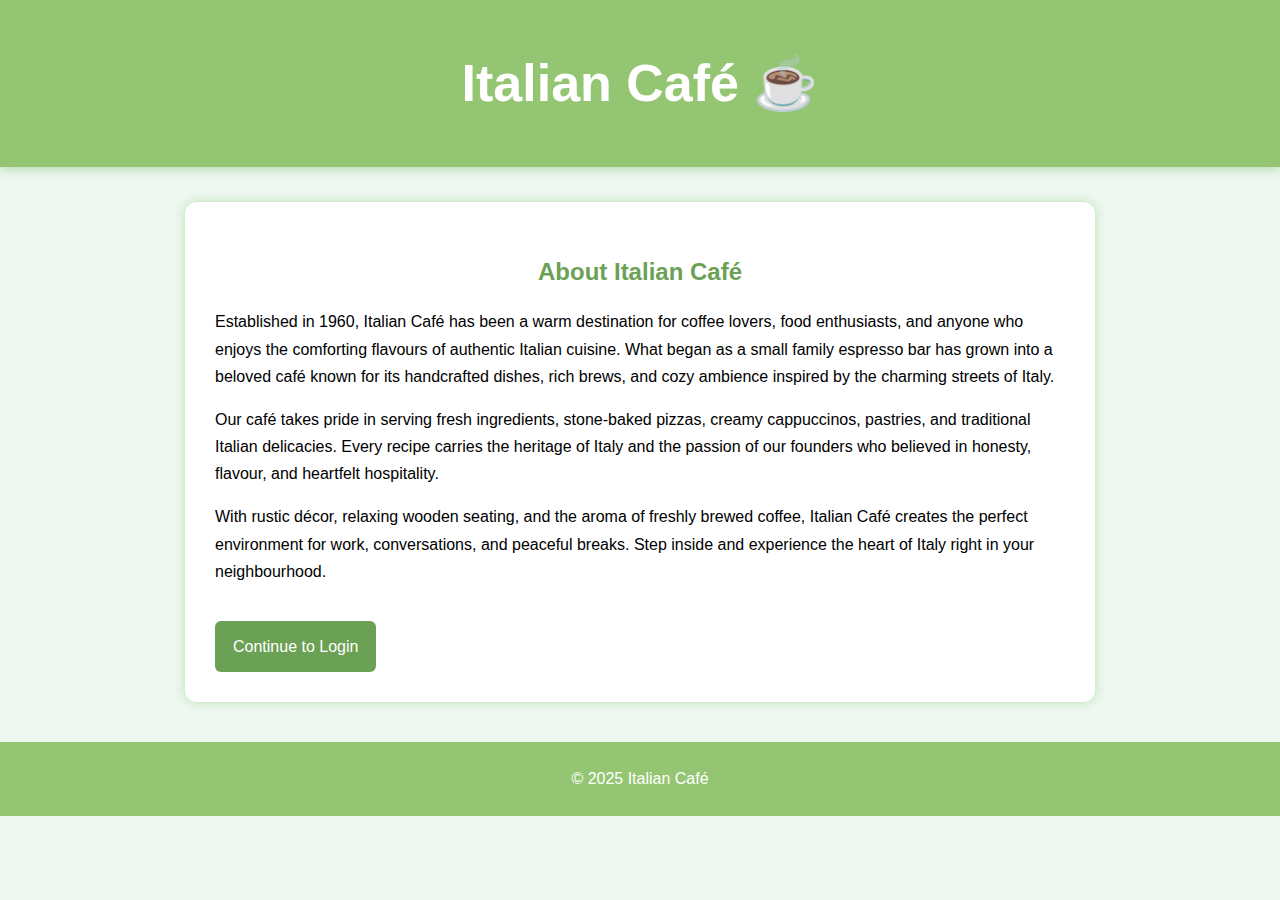
<file: index.html>
<!DOCTYPE html>
<html lang="en">
<head>
    <meta charset="UTF-8">
    <meta name="viewport" content="width=device-width, initial-scale=1.0">
    <title>About – Italian Café</title>
    <link rel="stylesheet" href="style.css">
</head>
<body>

<header>
    <h1>Italian Café ☕</h1>
</header>

<section class="about-page fade">
    <h2>About Italian Café</h2>
    <p>
        Established in 1960, Italian Café has been a warm destination for coffee lovers, food
        enthusiasts, and anyone who enjoys the comforting flavours of authentic Italian cuisine.
        What began as a small family espresso bar has grown into a beloved café known for its
        handcrafted dishes, rich brews, and cozy ambience inspired by the charming streets of Italy.
    </p>

    <p>
        Our café takes pride in serving fresh ingredients, stone-baked pizzas, creamy cappuccinos,
        pastries, and traditional Italian delicacies. Every recipe carries the heritage of Italy and
        the passion of our founders who believed in honesty, flavour, and heartfelt hospitality.
    </p>

    <p>
        With rustic décor, relaxing wooden seating, and the aroma of freshly brewed coffee,
        Italian Café creates the perfect environment for work, conversations, and peaceful breaks.
        Step inside and experience the heart of Italy right in your neighbourhood.
    </p>

    <a href="login.html" class="btn">Continue to Login</a>
</section>

<footer>
    <p>© 2025 Italian Café</p>
</footer>

</body>
</html>
</file>
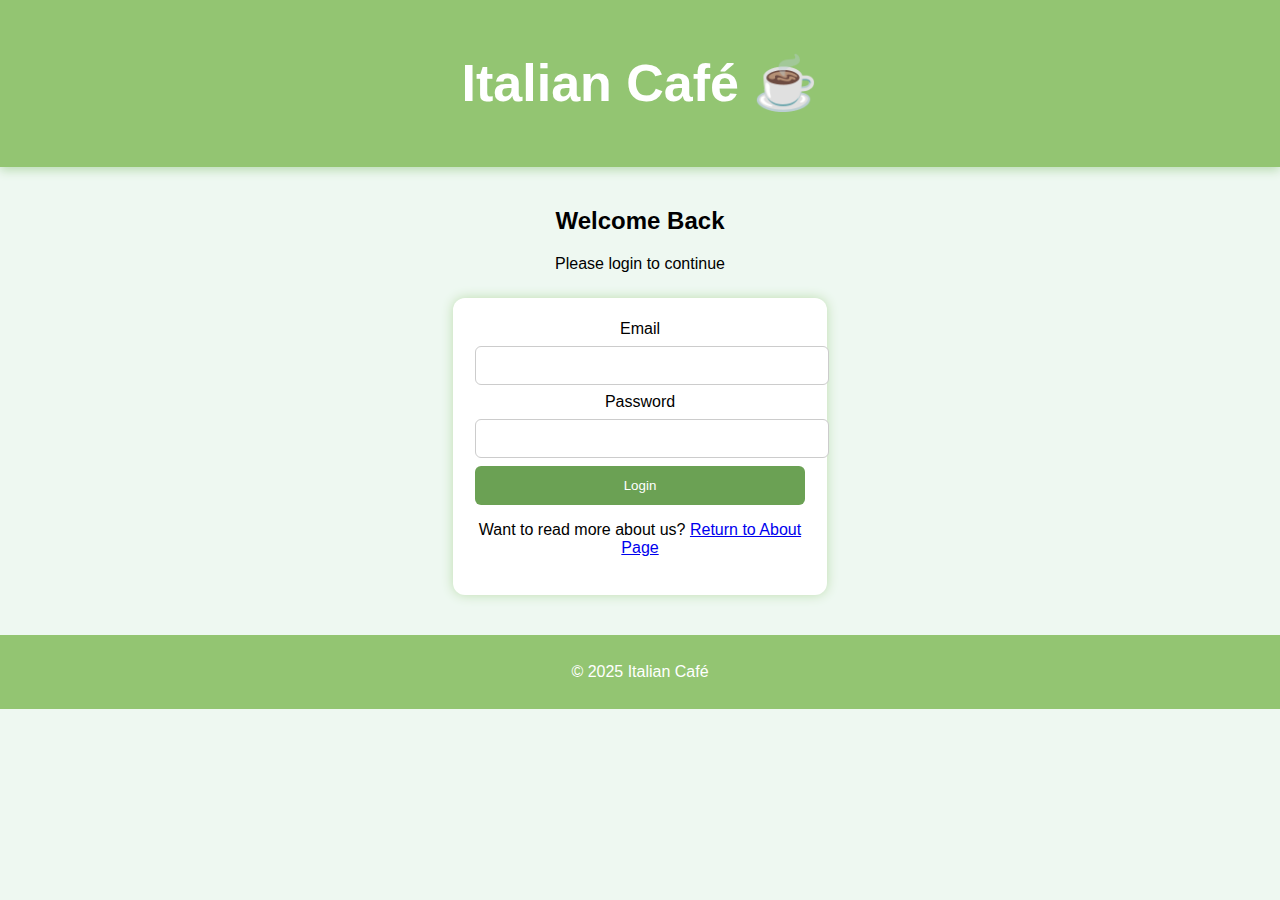
<file: login.html>
<!DOCTYPE html>
<html lang="en">
<head>
    <meta charset="UTF-8">
    <meta name="viewport" content="width=device-width, initial-scale=1.0">
    <title>Login – Italian Café</title>
    <link rel="stylesheet" href="style.css">
</head>
<body>

<header>
    <h1>Italian Café ☕</h1>
</header>

<section class="login-container fade">
    <h2>Welcome Back</h2>
    <p>Please login to continue</p>

    <div class="login-box">
        <form action="menu.html">
            <label>Email</label>
            <input type="email" required>

            <label>Password</label>
            <input type="password" required>

            <button type="submit">Login</button>
        </form>

        <p class="login-note">
            Want to read more about us?  
            <a href="about.html">Return to About Page</a>
        </p>
    </div>
</section>

<footer>
    <p>© 2025 Italian Café</p>
</footer>

</body>
</html>
</file>
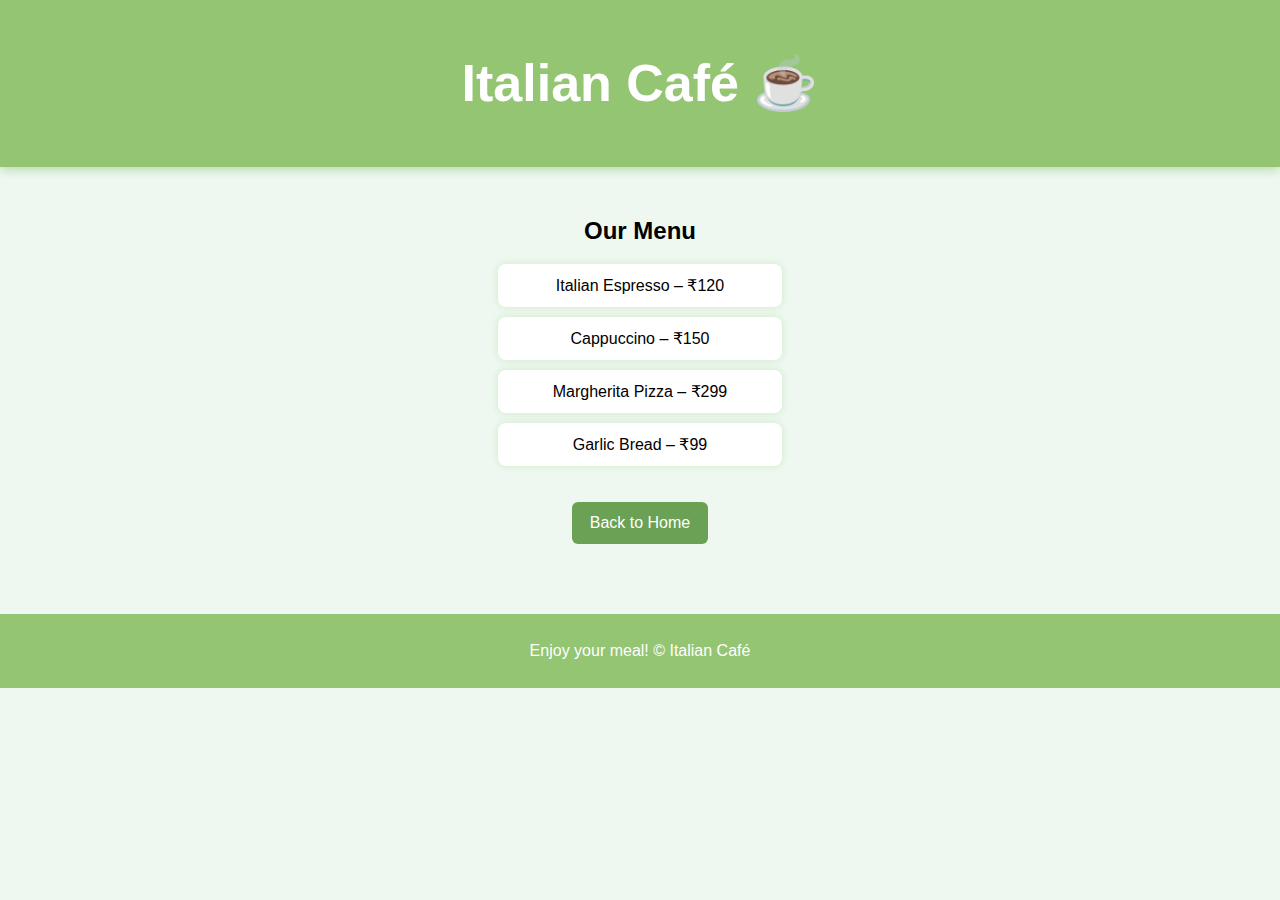
<file: menu.html>
<!DOCTYPE html>
<html lang="en">
<head>
    <meta charset="UTF-8">
    <meta name="viewport" content="width=device-width, initial-scale=1.0">
    <title>Menu – Italian Café</title>
    <link rel="stylesheet" href="style.css">
</head>
<body>

<header>
    <h1>Italian Café ☕</h1>
</header>

<section class="menu-page fade">
    <h2>Our Menu</h2>

    <ul class="menu-list">
        <li>Italian Espresso – ₹120</li>
        <li>Cappuccino – ₹150</li>
        <li>Margherita Pizza – ₹299</li>
        <li>Garlic Bread – ₹99</li>
    </ul>

    <a href="about.html" class="btn">Back to Home</a>
</section>

<footer>
    <p>Enjoy your meal! © Italian Café</p>
</footer>

</body>
</html>
</file>
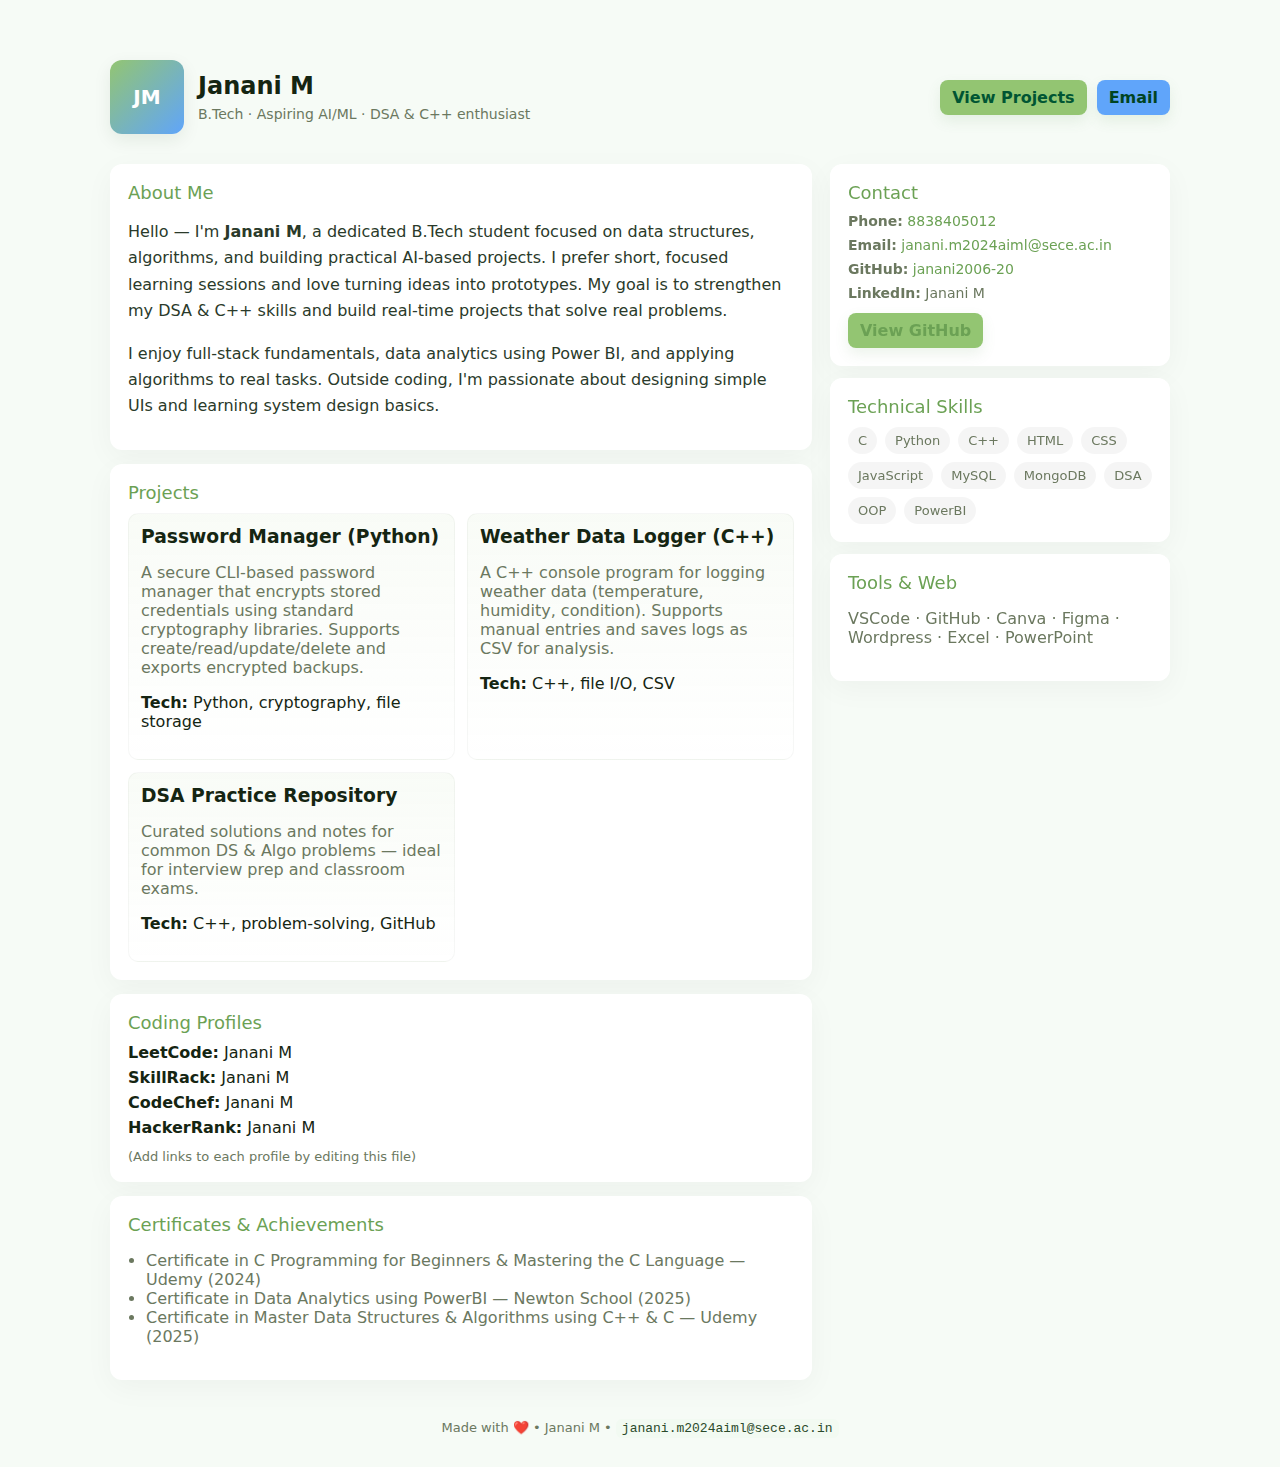
<file: day 1 task/protfolio.html>
<!doctype html>
<html lang="en">
<head>
  <meta charset="utf-8" />
  <meta name="viewport" content="width=device-width,initial-scale=1" />
  <title>Janani M — Portfolio</title>
  <meta name="description" content="Portfolio of Janani M — B.Tech student. Projects, skills, resume and contact." />
  <style>
    /* ---------- VARIABLES & RESET ---------- */
    :root{
      --bg:#f6fbf6;
      --card:#ffffff;
      --muted:#6b785f;
      --accent:#93c572; /* pistachio */
      --accent-dark:#6ba154;
      --glass:rgba(0,0,0,0.04);
      --maxw:1100px;
    }
    *{box-sizing:border-box}
    html,body{height:100%;margin:0;font-family:Inter,system-ui,-apple-system,"Segoe UI",Roboto,"Helvetica Neue",Arial;color:#152512;background:var(--bg)}
    a{color:var(--accent-dark);text-decoration:none}
    img{max-width:100%;display:block}

    /* ---------- LAYOUT ---------- */
    .wrap{max-width:var(--maxw);margin:28px auto;padding:20px}
    header{display:flex;align-items:center;gap:18px;padding:12px 0}
    .brand{display:flex;gap:14px;align-items:center}
    .logo{
      width:74px;height:74px;border-radius:12px;background:linear-gradient(135deg,var(--accent),#60a5fa);
      display:flex;align-items:center;justify-content:center;color:#fff;font-weight:700;font-size:20px;box-shadow:0 6px 18px rgba(15,45,10,0.08)
    }
    h1{margin:0;font-size:24px}
    .subtitle{color:var(--muted);font-size:14px;margin-top:6px}

    /* top grid */
    .top-grid{display:grid;grid-template-columns:1fr 340px;gap:18px;margin-top:18px}
    @media(max-width:920px){.top-grid{grid-template-columns:1fr;}.right{order:2}}

    .card{background:var(--card);padding:18px;border-radius:12px;box-shadow:0 8px 30px rgba(6,20,6,0.04)}
    .right .card{position:sticky;top:18px}

    /* contact */
    .contact p{margin:8px 0;color:var(--muted);font-size:14px}
    .contact a{color:var(--accent-dark)}
    .badges{display:flex;flex-wrap:wrap;gap:8px;margin-top:10px}
    .badge{background:var(--glass);padding:6px 10px;border-radius:999px;color:var(--muted);font-size:13px}

    /* about */
    .about p{color:#2a3a2a;line-height:1.65;margin-bottom:12px}
    .section-title{font-size:18px;color:var(--accent-dark);margin-bottom:10px}

    /* projects */
    .projects{display:grid;grid-template-columns:repeat(auto-fit,minmax(240px,1fr));gap:12px}
    .project{padding:12px;border-radius:10px;background:linear-gradient(180deg,rgba(147,197,114,0.06),transparent);border:1px solid rgba(107,119,95,0.06)}
    .project h3{margin:0 0 8px 0}

    /* skills & certs */
    .two-col{display:grid;grid-template-columns:1fr 1fr;gap:12px}
    @media(max-width:560px){.two-col{grid-template-columns:1fr}}

    ul{padding-left:18px;color:var(--muted)}

    /* footer */
    footer{margin-top:28px;text-align:center;color:var(--muted);font-size:13px;padding:12px 0}

    /* small utilities */
    .muted{color:var(--muted)}
    .btn{
      display:inline-block;padding:8px 12px;background:var(--accent);color:#053; border-radius:8px;font-weight:700;text-decoration:none;
      box-shadow:0 6px 14px rgba(99,156,89,0.12)
    }
    .links{display:flex;flex-direction:column;gap:6px;margin-top:8px}
    code{background:#f2faf2;padding:2px 6px;border-radius:6px;color:#2b4a2b;font-size:13px}
  </style>
</head>
<body>
  <div class="wrap">

    <header>
      <div class="brand">
        <div class="logo">JM</div>
        <div>
          <h1>Janani M</h1>
          <div class="subtitle">B.Tech · Aspiring AI/ML · DSA & C++ enthusiast</div>
        </div>
      </div>

      <div style="margin-left:auto;display:flex;gap:10px;align-items:center">
        <a class="btn" href="#projects">View Projects</a>
        <a class="btn" style="background:#60a5fa;color:#042" href="mailto:janani.m2024aiml@sece.ac.in">Email</a>
      </div>
    </header>

    <div class="top-grid">
      <!-- LEFT MAIN -->
      <main class="left">
        <section class="card about">
          <div class="section-title">About Me</div>
          <p>Hello — I'm <strong>Janani M</strong>, a dedicated B.Tech student focused on data structures, algorithms, and building practical AI-based projects. I prefer short, focused learning sessions and love turning ideas into prototypes. My goal is to strengthen my DSA & C++ skills and build real-time projects that solve real problems.</p>
          <p>I enjoy full-stack fundamentals, data analytics using Power BI, and applying algorithms to real tasks. Outside coding, I'm passionate about designing simple UIs and learning system design basics.</p>
        </section>

        <section id="projects" class="card" style="margin-top:14px">
          <div class="section-title">Projects</div>

          <div class="projects">
            <div class="project">
              <h3>Password Manager (Python)</h3>
              <p class="muted">A secure CLI-based password manager that encrypts stored credentials using standard cryptography libraries. Supports create/read/update/delete and exports encrypted backups.</p>
              <p><strong>Tech:</strong> Python, cryptography, file storage</p>
            </div>

            <div class="project">
              <h3>Weather Data Logger (C++)</h3>
              <p class="muted">A C++ console program for logging weather data (temperature, humidity, condition). Supports manual entries and saves logs as CSV for analysis.</p>
              <p><strong>Tech:</strong> C++, file I/O, CSV</p>
            </div>

            <div class="project">
              <h3>DSA Practice Repository</h3>
              <p class="muted">Curated solutions and notes for common DS & Algo problems — ideal for interview prep and classroom exams.</p>
              <p><strong>Tech:</strong> C++, problem-solving, GitHub</p>
            </div>

          </div>
        </section>

        <section class="card" style="margin-top:14px">
          <div class="section-title">Coding Profiles</div>
          <div class="links">
            <div><strong>LeetCode:</strong> Janani M</div>
            <div><strong>SkillRack:</strong> Janani M</div>
            <div><strong>CodeChef:</strong> Janani M</div>
            <div><strong>HackerRank:</strong> Janani M</div>
            <div class="muted" style="font-size:13px;margin-top:6px">(Add links to each profile by editing this file)</div>
          </div>
        </section>

        <section class="card" style="margin-top:14px">
          <div class="section-title">Certificates & Achievements</div>
          <ul>
            <li>Certificate in C Programming for Beginners & Mastering the C Language — Udemy (2024)</li>
            <li>Certificate in Data Analytics using PowerBI — Newton School (2025)</li>
            <li>Certificate in Master Data Structures & Algorithms using C++ & C — Udemy (2025)</li>
          </ul>
        </section>

      </main>

      <!-- RIGHT SIDEBAR -->
      <aside class="right">
        <div class="card contact">
          <div class="section-title">Contact</div>
          <p><strong>Phone:</strong> <a href="tel:+918838405012">8838405012</a></p>
          <p><strong>Email:</strong> <a href="mailto:janani.m2024aiml@sece.ac.in">janani.m2024aiml@sece.ac.in</a></p>
          <p><strong>GitHub:</strong> <a href="https://github.com/janani2006-20" target="_blank" rel="noopener">janani2006-20</a></p>
          <p><strong>LinkedIn:</strong> Janani M</p>

          <div style="margin-top:12px">
            <a class="btn" href="https://github.com/janani2006-20" target="_blank">View GitHub</a>
          </div>
        </div>

        <div class="card" style="margin-top:12px">
          <div class="section-title">Technical Skills</div>
          <div class="badges">
            <div class="badge">C</div>
            <div class="badge">Python</div>
            <div class="badge">C++</div>
            <div class="badge">HTML</div>
            <div class="badge">CSS</div>
            <div class="badge">JavaScript</div>
            <div class="badge">MySQL</div>
            <div class="badge">MongoDB</div>
            <div class="badge">DSA</div>
            <div class="badge">OOP</div>
            <div class="badge">PowerBI</div>
          </div>
        </div>

        <div class="card" style="margin-top:12px">
          <div class="section-title">Tools & Web</div>
          <p class="muted">VSCode · GitHub · Canva · Figma · Wordpress · Excel · PowerPoint</p>
        </div>

      </aside>
    </div>

    <footer>
      <div>Made with ❤️ • Janani M • <code>janani.m2024aiml@sece.ac.in</code></div>
    </footer>

  </div>
</body>
</html>
</file>
<file: style.css>
/* Theme colors */
:root {
    --pistachio: #93c572;
    --dark-green: #6ba154;
    --light-bg: #eef8f1;
}

/* General */
body {
    margin: 0;
    font-family: Poppins, sans-serif;
    background: var(--light-bg);
}

header {
    background: var(--pistachio);
    color: white;
    text-align: center;
    padding: 18px;
    font-size: 26px;
    font-weight: bold;
    box-shadow: 0 3px 10px #b8dab0;
}

footer {
    background: var(--pistachio);
    color: white;
    text-align: center;
    padding: 12px;
    margin-top: 40px;
}

/* About Page */
.about-page {
    max-width: 850px;
    margin: 35px auto;
    background: white;
    padding: 30px;
    border-radius: 12px;
    line-height: 1.7;
    box-shadow: 0 0 12px #b7ddb0;
}

.about-page h2 {
    text-align: center;
    color: var(--dark-green);
    margin-bottom: 15px;
}

.btn {
    display: inline-block;
    padding: 12px 18px;
    background: var(--dark-green);
    color: white;
    text-decoration: none;
    border-radius: 6px;
    margin-top: 20px;
}

.btn:hover {
    background: #4e7c3b;
}

/* Login Page */
.login-container {
    text-align: center;
    margin-top: 40px;
}

.login-box {
    width: 330px;
    background: white;
    padding: 22px;
    margin: 25px auto;
    border-radius: 12px;
    box-shadow: 0 0 12px #beddb0;
}

.login-box input {
    width: 100%;
    padding: 11px;
    margin: 8px 0;
    border-radius: 6px;
    border: 1px solid #ccc;
}

button {
    width: 100%;
    padding: 12px;
    background: var(--dark-green);
    color: white;
    border: none;
    cursor: pointer;
    border-radius: 6px;
}

button:hover {
    background: #4e7c3b;
}

/* Menu Page */
.menu-page {
    text-align: center;
    padding: 30px;
}

.menu-list {
    list-style: none;
    padding: 0;
}

.menu-list li {
    background: white;
    padding: 12px;
    margin: 10px auto;
    width: 260px;
    border-radius: 8px;
    box-shadow: 0 0 8px #cfe8c5;
}

/* Animations */
.fade {
    animation: fadeIn 1.3s ease-in-out;
}

@keyframes fadeIn {
    from { opacity: 0; }
    to { opacity: 1; }
}
</file>
